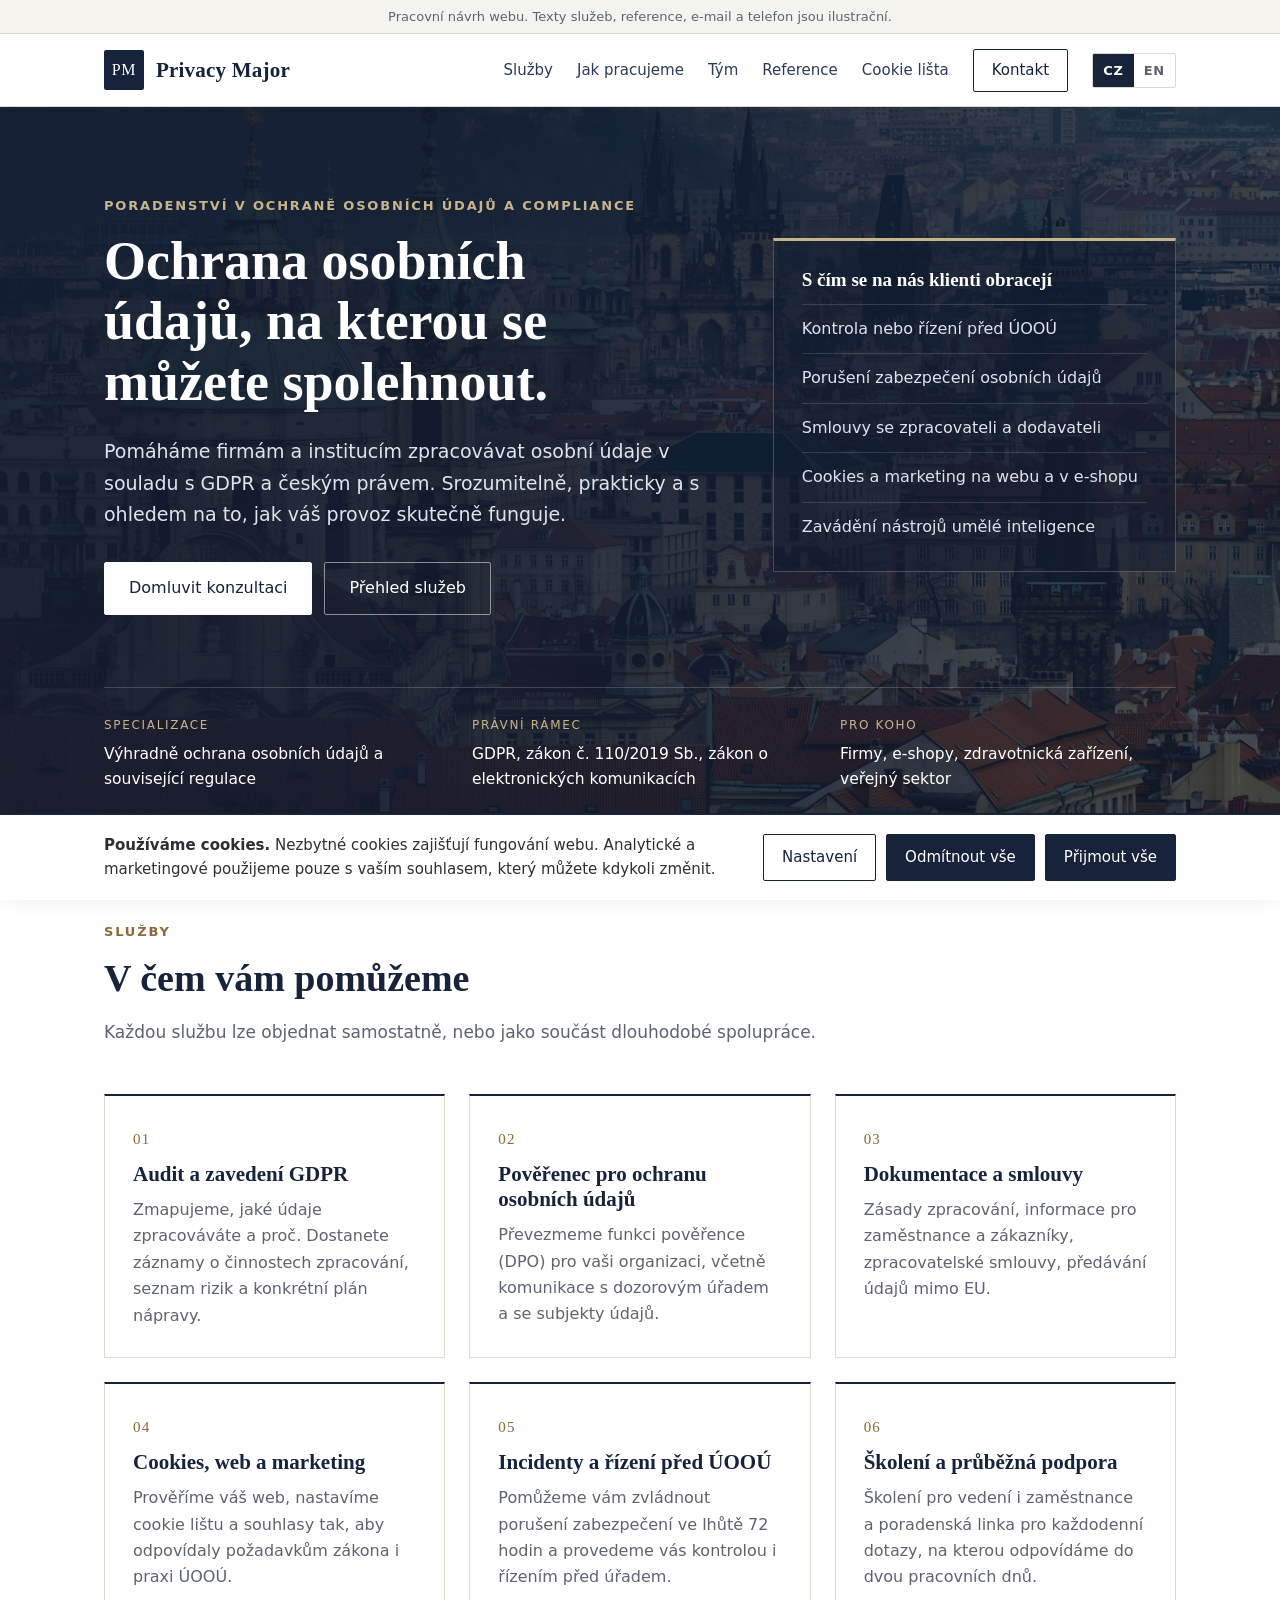
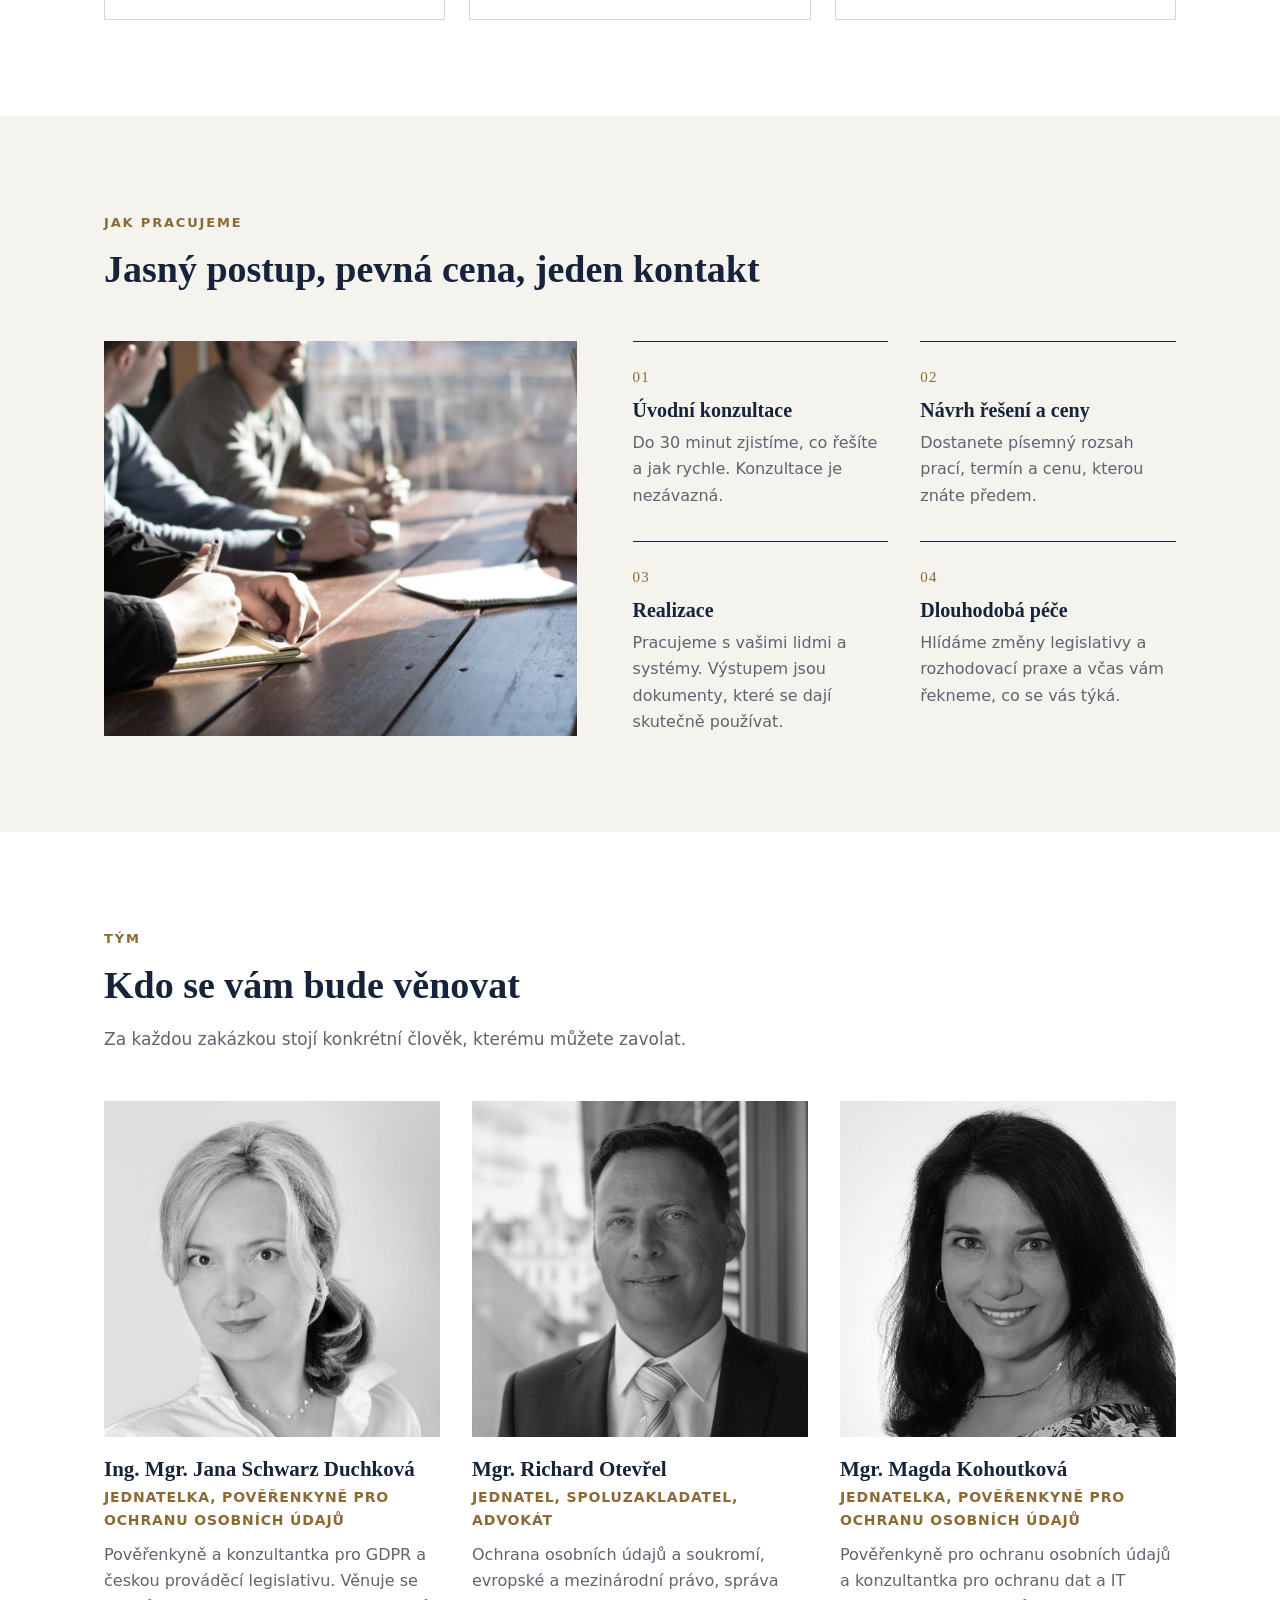
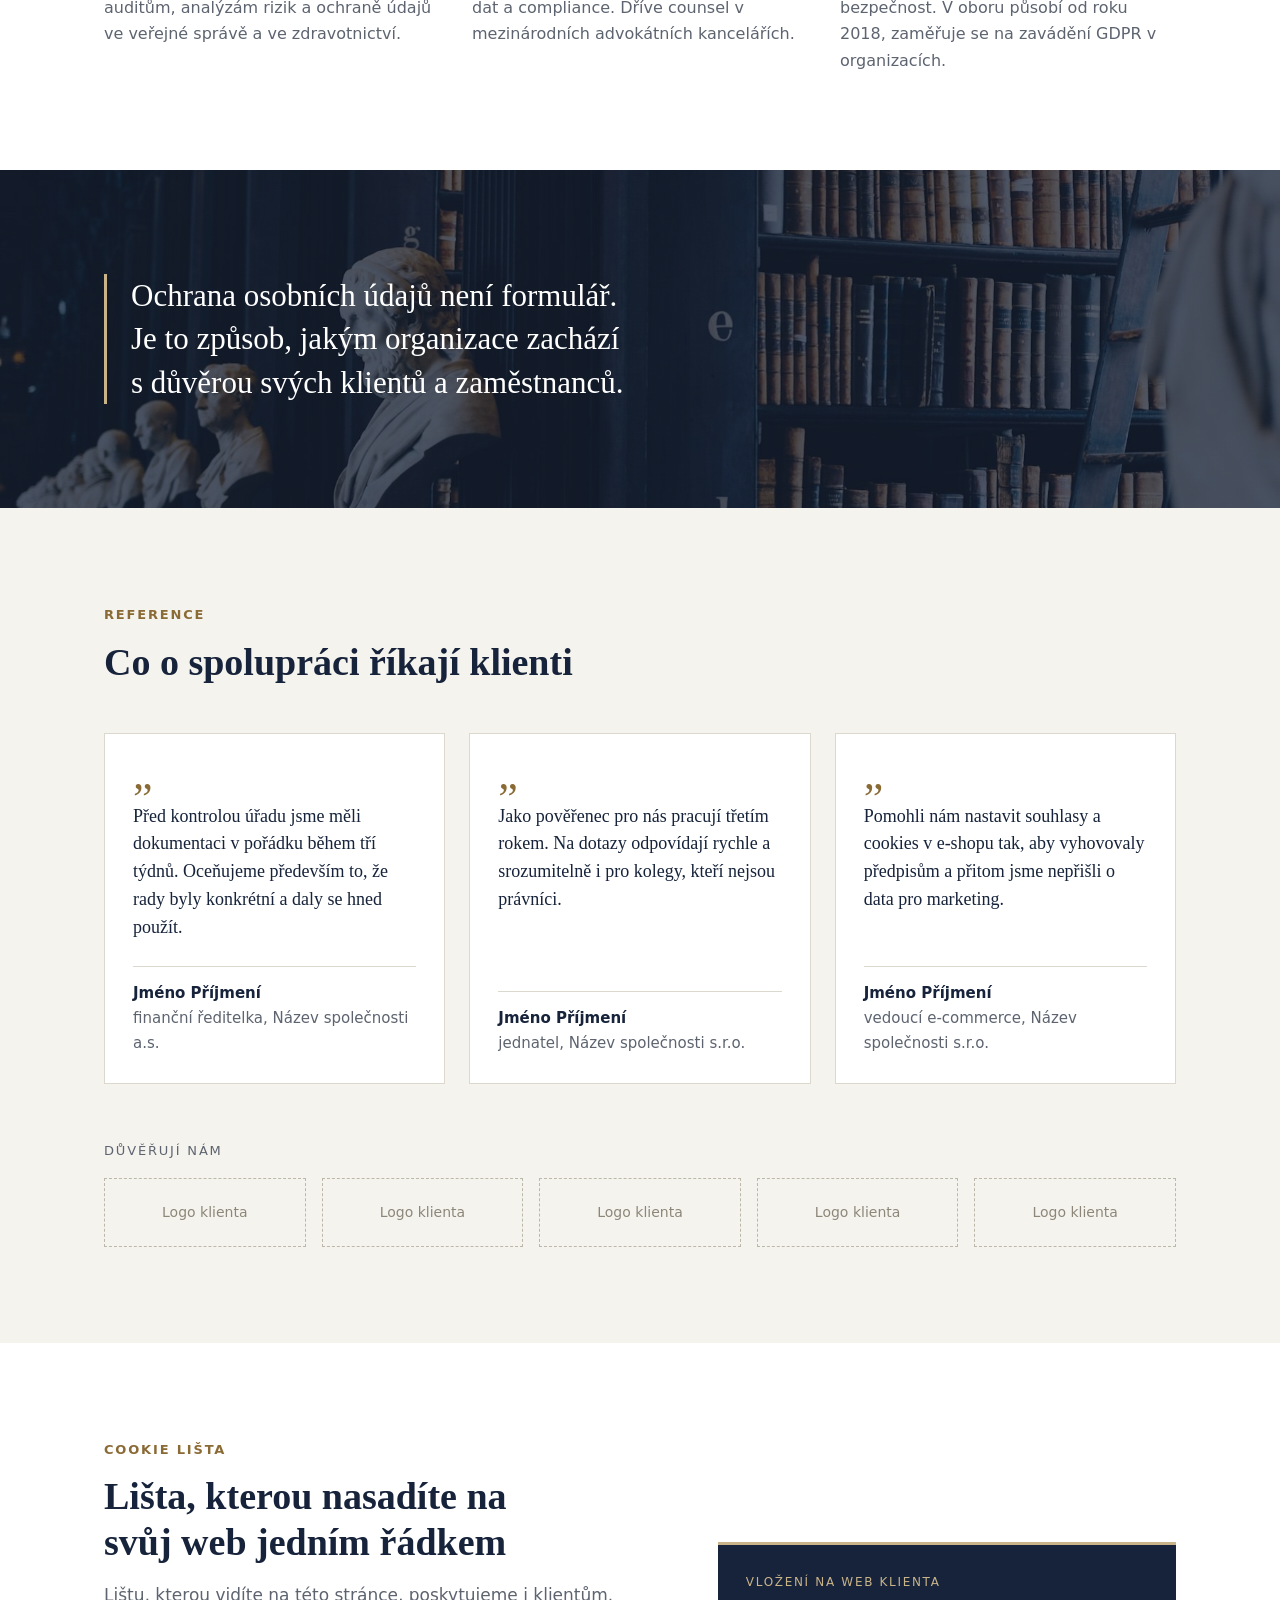
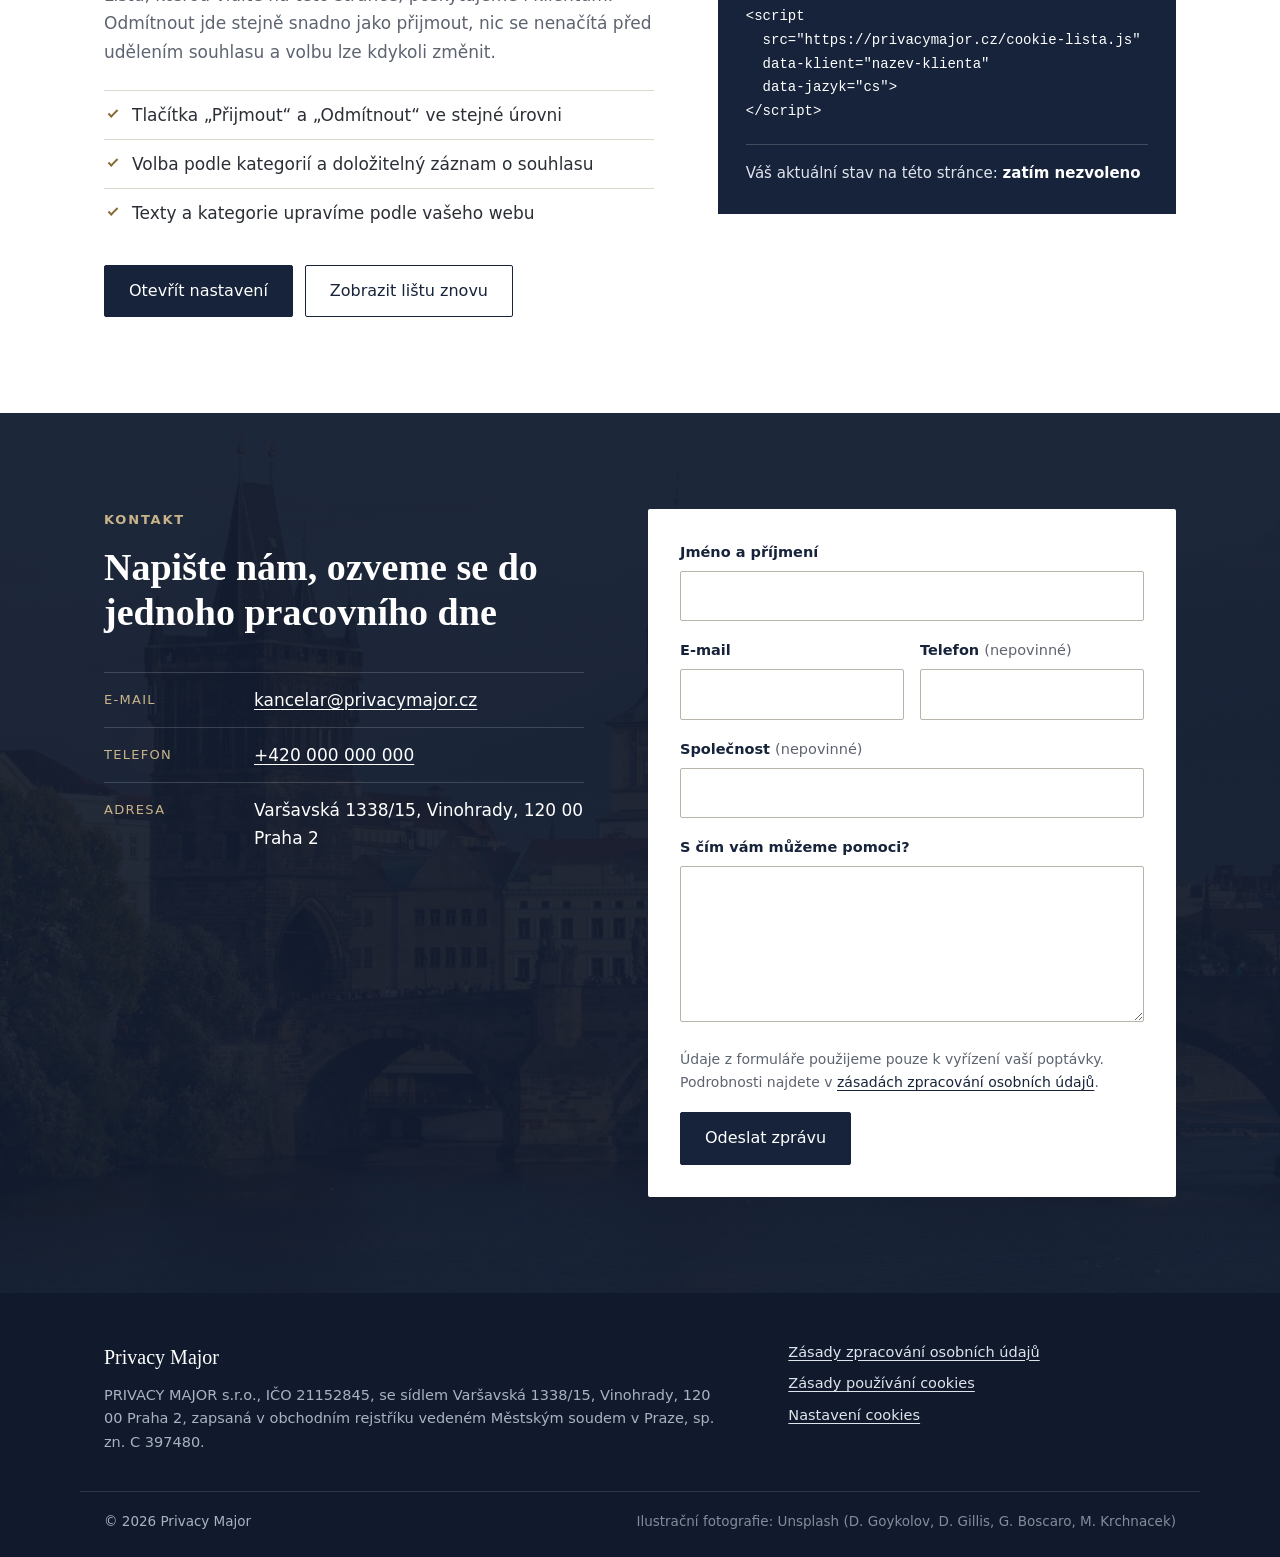
<file: index.html>
<!doctype html>
<html lang="cs">
<head>
  <meta charset="utf-8">
  <meta name="viewport" content="width=device-width, initial-scale=1">
  <title>Privacy Major | Ochrana osobních údajů a GDPR</title>
  <meta name="description" content="Poradenství v ochraně osobních údajů. GDPR, cookies, pověřenec, podpora při kontrolách ÚOOÚ.">
  <meta name="robots" content="noindex, nofollow">
  <link rel="stylesheet" href="styles.css">
</head>
<body>

  <!-- PRUH NÁVRHU: před spuštěním ostrého webu tento blok smazat -->
  <div class="draft-bar" role="note">
    Pracovní návrh webu. Texty služeb, reference, e-mail a telefon jsou ilustrační.
  </div>

  <a class="skip" href="#obsah">Přeskočit na obsah</a>

  <!-- HLAVIČKA -->
  <header class="site-header" id="top">
    <div class="wrap header-inner">
      <a class="brand" href="#top" aria-label="Privacy Major, úvodní stránka">
        <!-- LOGO: zde nahradit souborem loga, např. <img src="img/logo.svg" alt="Privacy Major"> -->
        <span class="brand-mark" aria-hidden="true">PM</span>
        <span class="brand-name">Privacy&nbsp;Major</span>
      </a>
      <button class="nav-toggle" type="button" aria-expanded="false" aria-controls="hlavni-menu">Menu</button>
      <nav id="hlavni-menu" class="nav" aria-label="Hlavní navigace">
        <a href="#sluzby">Služby</a>
        <a href="#pristup">Jak pracujeme</a>
        <a href="#tym">Tým</a>
        <a href="#reference">Reference</a>
        <a href="#cookies">Cookie lišta</a>
        <a class="nav-cta" href="#kontakt">Kontakt</a>
        <!-- PŘEPÍNAČ JAZYKA: anglická verze je v souboru en/index.html -->
        <span class="lang" aria-label="Jazyk"><a href="./" lang="cs" aria-current="true">CZ</a><a href="en/" lang="en">EN</a></span>
      </nav>
    </div>
  </header>

  <main id="obsah">

    <!-- ÚVOD -->
    <section class="hero">
      <div class="wrap hero-inner">
        <div class="hero-text">
          <p class="eyebrow">Poradenství v ochraně osobních údajů a compliance</p>
          <h1>Ochrana osobních údajů, na&nbsp;kterou se můžete spolehnout.</h1>
          <p class="lead">Pomáháme firmám a institucím zpracovávat osobní údaje v souladu s GDPR a českým právem. Srozumitelně, prakticky a s ohledem na to, jak váš provoz skutečně funguje.</p>
          <div class="hero-actions">
            <a class="btn btn-primary" href="#kontakt">Domluvit konzultaci</a>
            <a class="btn btn-ghost" href="#sluzby">Přehled služeb</a>
          </div>
        </div>
        <aside class="hero-panel" aria-label="S čím se na nás klienti obracejí nejčastěji">
          <h2>S čím se na nás klienti obracejí</h2>
          <ul>
            <li>Kontrola nebo řízení před ÚOOÚ</li>
            <li>Porušení zabezpečení osobních údajů</li>
            <li>Smlouvy se zpracovateli a dodavateli</li>
            <li>Cookies a marketing na webu a v e-shopu</li>
            <li>Zavádění nástrojů umělé inteligence</li>
          </ul>
        </aside>
      </div>
      <div class="wrap">
        <dl class="facts">
          <div><dt>Specializace</dt><dd>Výhradně ochrana osobních údajů a související regulace</dd></div>
          <div><dt>Právní rámec</dt><dd>GDPR, zákon č. 110/2019 Sb., zákon o elektronických komunikacích</dd></div>
          <div><dt>Pro koho</dt><dd>Firmy, e-shopy, zdravotnická zařízení, veřejný sektor</dd></div>
        </dl>
      </div>
    </section>

    <!-- SLUŽBY -->
    <section class="section" id="sluzby">
      <div class="wrap">
        <header class="section-head">
          <p class="eyebrow">Služby</p>
          <h2>V čem vám pomůžeme</h2>
          <p>Každou službu lze objednat samostatně, nebo jako součást dlouhodobé spolupráce.</p>
        </header>
        <div class="grid services">
          <article class="card">
            <span class="num">01</span>
            <h3>Audit a zavedení GDPR</h3>
            <p>Zmapujeme, jaké údaje zpracováváte a proč. Dostanete záznamy o činnostech zpracování, seznam rizik a konkrétní plán nápravy.</p>
          </article>
          <article class="card">
            <span class="num">02</span>
            <h3>Pověřenec pro ochranu osobních údajů</h3>
            <p>Převezmeme funkci pověřence (DPO) pro vaši organizaci, včetně komunikace s dozorovým úřadem a se subjekty údajů.</p>
          </article>
          <article class="card">
            <span class="num">03</span>
            <h3>Dokumentace a smlouvy</h3>
            <p>Zásady zpracování, informace pro zaměstnance a zákazníky, zpracovatelské smlouvy, předávání údajů mimo EU.</p>
          </article>
          <article class="card">
            <span class="num">04</span>
            <h3>Cookies, web a marketing</h3>
            <p>Prověříme váš web, nastavíme cookie lištu a souhlasy tak, aby odpovídaly požadavkům zákona i praxi ÚOOÚ.</p>
          </article>
          <article class="card">
            <span class="num">05</span>
            <h3>Incidenty a řízení před ÚOOÚ</h3>
            <p>Pomůžeme vám zvládnout porušení zabezpečení ve lhůtě 72 hodin a provedeme vás kontrolou i řízením před úřadem.</p>
          </article>
          <article class="card">
            <span class="num">06</span>
            <h3>Školení a průběžná podpora</h3>
            <p>Školení pro vedení i zaměstnance a poradenská linka pro každodenní dotazy, na kterou odpovídáme do dvou pracovních dnů.</p>
          </article>
        </div>
      </div>
    </section>

    <!-- JAK PRACUJEME -->
    <section class="section section-tint" id="pristup">
      <div class="wrap">
        <header class="section-head">
          <p class="eyebrow">Jak pracujeme</p>
          <h2>Jasný postup, pevná cena, jeden kontakt</h2>
        </header>
        <div class="approach">
        <img class="approach-img" src="img/jednani.jpg" alt="Jednání nad dokumenty u dřevěného stolu" width="1200" height="800" loading="lazy">
        <ol class="steps">
          <li>
            <h3>Úvodní konzultace</h3>
            <p>Do 30 minut zjistíme, co řešíte a jak rychle. Konzultace je nezávazná.</p>
          </li>
          <li>
            <h3>Návrh řešení a ceny</h3>
            <p>Dostanete písemný rozsah prací, termín a cenu, kterou znáte předem.</p>
          </li>
          <li>
            <h3>Realizace</h3>
            <p>Pracujeme s vašimi lidmi a systémy. Výstupem jsou dokumenty, které se dají skutečně používat.</p>
          </li>
          <li>
            <h3>Dlouhodobá péče</h3>
            <p>Hlídáme změny legislativy a rozhodovací praxe a včas vám řekneme, co se vás týká.</p>
          </li>
        </ol>
        </div>
      </div>
    </section>

    <!-- TÝM -->
    <section class="section" id="tym">
      <div class="wrap">
        <header class="section-head">
          <p class="eyebrow">Tým</p>
          <h2>Kdo se vám bude věnovat</h2>
          <p>Za každou zakázkou stojí konkrétní člověk, kterému můžete zavolat.</p>
        </header>
        <div class="grid team">
          <!-- ČLEN TÝMU: jeden člověk = jeden blok <article>, fotky jsou ve složce img/ -->
          <article class="person">
            <img src="img/jana_duchkova.jpeg" alt="Ing. Mgr. Jana Schwarz Duchková" width="400" height="400" loading="lazy">
            <h3>Ing. Mgr. Jana Schwarz Duchková</h3>
            <p class="role">Jednatelka, pověřenkyně pro ochranu osobních údajů</p>
            <p>Pověřenkyně a konzultantka pro GDPR a českou prováděcí legislativu. Věnuje se auditům, analýzám rizik a ochraně údajů ve veřejné správě a ve zdravotnictví.</p>
          </article>
          <article class="person">
            <img src="img/richard_otevrel.jpeg" alt="Mgr. Richard Otevřel" width="400" height="400" loading="lazy">
            <h3>Mgr. Richard Otevřel</h3>
            <p class="role">Jednatel, spoluzakladatel, advokát</p>
            <p>Ochrana osobních údajů a soukromí, evropské a mezinárodní právo, správa dat a compliance. Dříve counsel v mezinárodních advokátních kancelářích.</p>
          </article>
          <article class="person">
            <img src="img/magda_kohoutkova.jpeg" alt="Mgr. Magda Kohoutková" width="400" height="400" loading="lazy">
            <h3>Mgr. Magda Kohoutková</h3>
            <p class="role">Jednatelka, pověřenkyně pro ochranu osobních údajů</p>
            <p>Pověřenkyně pro ochranu osobních údajů a konzultantka pro ochranu dat a IT bezpečnost. V oboru působí od roku 2018, zaměřuje se na zavádění GDPR v organizacích.</p>
          </article>
        </div>
      </div>
    </section>

    <!-- PRUH S FOTOGRAFIÍ -->
    <section class="band" aria-label="Naše zásada">
      <div class="wrap">
        <p>Ochrana osobních údajů není formulář. Je to způsob, jakým organizace zachází s důvěrou svých klientů a zaměstnanců.</p>
      </div>
    </section>

    <!-- REFERENCE -->
    <section class="section section-tint" id="reference">
      <div class="wrap">
        <header class="section-head">
          <p class="eyebrow">Reference</p>
          <h2>Co o spolupráci říkají klienti</h2>
        </header>
        <div class="grid quotes">
          <!-- REFERENCE: jedna reference = jeden blok <figure> -->
          <figure class="quote">
            <blockquote><p>Před kontrolou úřadu jsme měli dokumentaci v pořádku během tří týdnů. Oceňujeme především to, že rady byly konkrétní a daly se hned použít.</p></blockquote>
            <figcaption><strong>Jméno Příjmení</strong><span>finanční ředitelka, Název společnosti a.s.</span></figcaption>
          </figure>
          <figure class="quote">
            <blockquote><p>Jako pověřenec pro nás pracují třetím rokem. Na dotazy odpovídají rychle a srozumitelně i pro kolegy, kteří nejsou právníci.</p></blockquote>
            <figcaption><strong>Jméno Příjmení</strong><span>jednatel, Název společnosti s.r.o.</span></figcaption>
          </figure>
          <figure class="quote">
            <blockquote><p>Pomohli nám nastavit souhlasy a cookies v e-shopu tak, aby vyhovovaly předpisům a přitom jsme nepřišli o data pro marketing.</p></blockquote>
            <figcaption><strong>Jméno Příjmení</strong><span>vedoucí e-commerce, Název společnosti s.r.o.</span></figcaption>
          </figure>
        </div>
        <p class="logos-label">Důvěřují nám</p>
        <ul class="logos" aria-label="Loga klientů">
          <li>Logo klienta</li><li>Logo klienta</li><li>Logo klienta</li><li>Logo klienta</li><li>Logo klienta</li>
        </ul>
      </div>
    </section>

    <!-- COOKIE LIŠTA -->
    <section class="section" id="cookies">
      <div class="wrap cookie-demo">
        <div>
          <header class="section-head">
            <p class="eyebrow">Cookie lišta</p>
            <h2>Lišta, kterou nasadíte na svůj web jedním řádkem</h2>
            <p>Lištu, kterou vidíte na této stránce, poskytujeme i klientům. Odmítnout jde stejně snadno jako přijmout, nic se nenačítá před udělením souhlasu a volbu lze kdykoli změnit.</p>
          </header>
          <ul class="checks">
            <li>Tlačítka „Přijmout“ a „Odmítnout“ ve stejné úrovni</li>
            <li>Volba podle kategorií a doložitelný záznam o souhlasu</li>
            <li>Texty a kategorie upravíme podle vašeho webu</li>
          </ul>
          <div class="hero-actions">
            <button class="btn btn-primary" type="button" data-cookie-open>Otevřít nastavení</button>
            <button class="btn btn-outline" type="button" data-cookie-reset>Zobrazit lištu znovu</button>
          </div>
        </div>
        <div class="code-card">
          <p class="code-title">Vložení na web klienta</p>
          <pre><code>&lt;script
  src="https://privacymajor.cz/cookie-lista.js"
  data-klient="nazev-klienta"
  data-jazyk="cs"&gt;
&lt;/script&gt;</code></pre>
          <p class="state">Váš aktuální stav na této stránce: <strong data-cookie-state>zatím nezvoleno</strong></p>
        </div>
      </div>
    </section>

    <!-- KONTAKT -->
    <section class="section section-dark" id="kontakt">
      <div class="wrap contact">
        <div class="contact-info">
          <p class="eyebrow">Kontakt</p>
          <h2>Napište nám, ozveme se do jednoho pracovního dne</h2>
          <dl>
            <div><dt>E-mail</dt><dd><a href="mailto:kancelar@privacymajor.cz">kancelar@privacymajor.cz</a></dd></div>
            <div><dt>Telefon</dt><dd><a href="tel:+420000000000">+420 000 000 000</a></dd></div>
            <div><dt>Adresa</dt><dd>Varšavská 1338/15, Vinohrady, 120 00 Praha 2</dd></div>
          </dl>
        </div>
        <form class="form" id="kontaktni-formular" novalidate>
          <div class="field">
            <label for="f-jmeno">Jméno a příjmení</label>
            <input id="f-jmeno" name="jmeno" type="text" autocomplete="name" required>
          </div>
          <div class="field-row">
            <div class="field">
              <label for="f-email">E-mail</label>
              <input id="f-email" name="email" type="email" autocomplete="email" required>
            </div>
            <div class="field">
              <label for="f-telefon">Telefon <span class="opt">(nepovinné)</span></label>
              <input id="f-telefon" name="telefon" type="tel" autocomplete="tel">
            </div>
          </div>
          <div class="field">
            <label for="f-firma">Společnost <span class="opt">(nepovinné)</span></label>
            <input id="f-firma" name="firma" type="text" autocomplete="organization">
          </div>
          <div class="field">
            <label for="f-zprava">S čím vám můžeme pomoci?</label>
            <textarea id="f-zprava" name="zprava" rows="5" required></textarea>
          </div>
          <p class="form-note">Údaje z formuláře použijeme pouze k vyřízení vaší poptávky. Podrobnosti najdete v <a href="#">zásadách zpracování osobních údajů</a>.</p>
          <button class="btn btn-primary" type="submit">Odeslat zprávu</button>
          <p class="form-status" role="status" aria-live="polite"></p>
        </form>
      </div>
    </section>
  </main>

  <!-- PATIČKA -->
  <footer class="site-footer">
    <div class="wrap footer-inner">
      <div>
        <p class="footer-brand">Privacy Major</p>
        <p>PRIVACY MAJOR s.r.o., IČO 21152845, se sídlem Varšavská 1338/15, Vinohrady, 120 00 Praha 2, zapsaná v obchodním rejstříku vedeném Městským soudem v Praze, sp. zn. C 397480.</p>
      </div>
      <nav aria-label="Právní informace">
        <a href="#">Zásady zpracování osobních údajů</a>
        <a href="#">Zásady používání cookies</a>
        <a href="#" data-cookie-open>Nastavení cookies</a>
      </nav>
    </div>
    <div class="wrap footer-bottom">© <span data-year>2026</span> Privacy Major <span class="credits">Ilustrační fotografie: Unsplash (D. Goykolov, D. Gillis, G. Boscaro, M. Krchnacek)</span></div>
  </footer>

  <!-- COOKIE LIŠTA -->
  <div class="cookie-bar" id="cookie-bar" role="region" aria-label="Souhlas s cookies" hidden>
    <div class="cookie-bar-inner">
      <p><strong>Používáme cookies.</strong> Nezbytné cookies zajišťují fungování webu. Analytické a marketingové použijeme pouze s vaším souhlasem, který můžete kdykoli změnit.</p>
      <div class="cookie-actions">
        <button class="btn btn-outline" type="button" data-cookie-settings>Nastavení</button>
        <button class="btn btn-primary" type="button" data-cookie-reject>Odmítnout vše</button>
        <button class="btn btn-primary" type="button" data-cookie-accept>Přijmout vše</button>
      </div>
    </div>
  </div>

  <dialog class="cookie-dialog" id="cookie-dialog" aria-labelledby="cookie-dialog-title">
    <form method="dialog" id="cookie-form">
      <h2 id="cookie-dialog-title">Nastavení cookies</h2>
      <p>Vyberte, které kategorie cookies nám povolíte. Volbu můžete kdykoli změnit odkazem v patičce.</p>
      <label class="toggle">
        <input type="checkbox" checked disabled>
        <span><strong>Nezbytné</strong> Zajišťují základní fungování webu a uložení vaší volby. Nelze vypnout.</span>
      </label>
      <label class="toggle">
        <input type="checkbox" name="analytics">
        <span><strong>Analytické</strong> Pomáhají nám pochopit, jak návštěvníci web používají.</span>
      </label>
      <label class="toggle">
        <input type="checkbox" name="marketing">
        <span><strong>Marketingové</strong> Slouží k měření a cílení reklamy.</span>
      </label>
      <div class="cookie-actions">
        <button class="btn btn-outline" type="button" data-cookie-reject>Odmítnout vše</button>
        <button class="btn btn-outline" type="button" data-cookie-accept>Přijmout vše</button>
        <button class="btn btn-primary" type="submit" value="save">Uložit výběr</button>
      </div>
    </form>
  </dialog>

  <script src="script.js"></script>
</body>
</html>
</file>
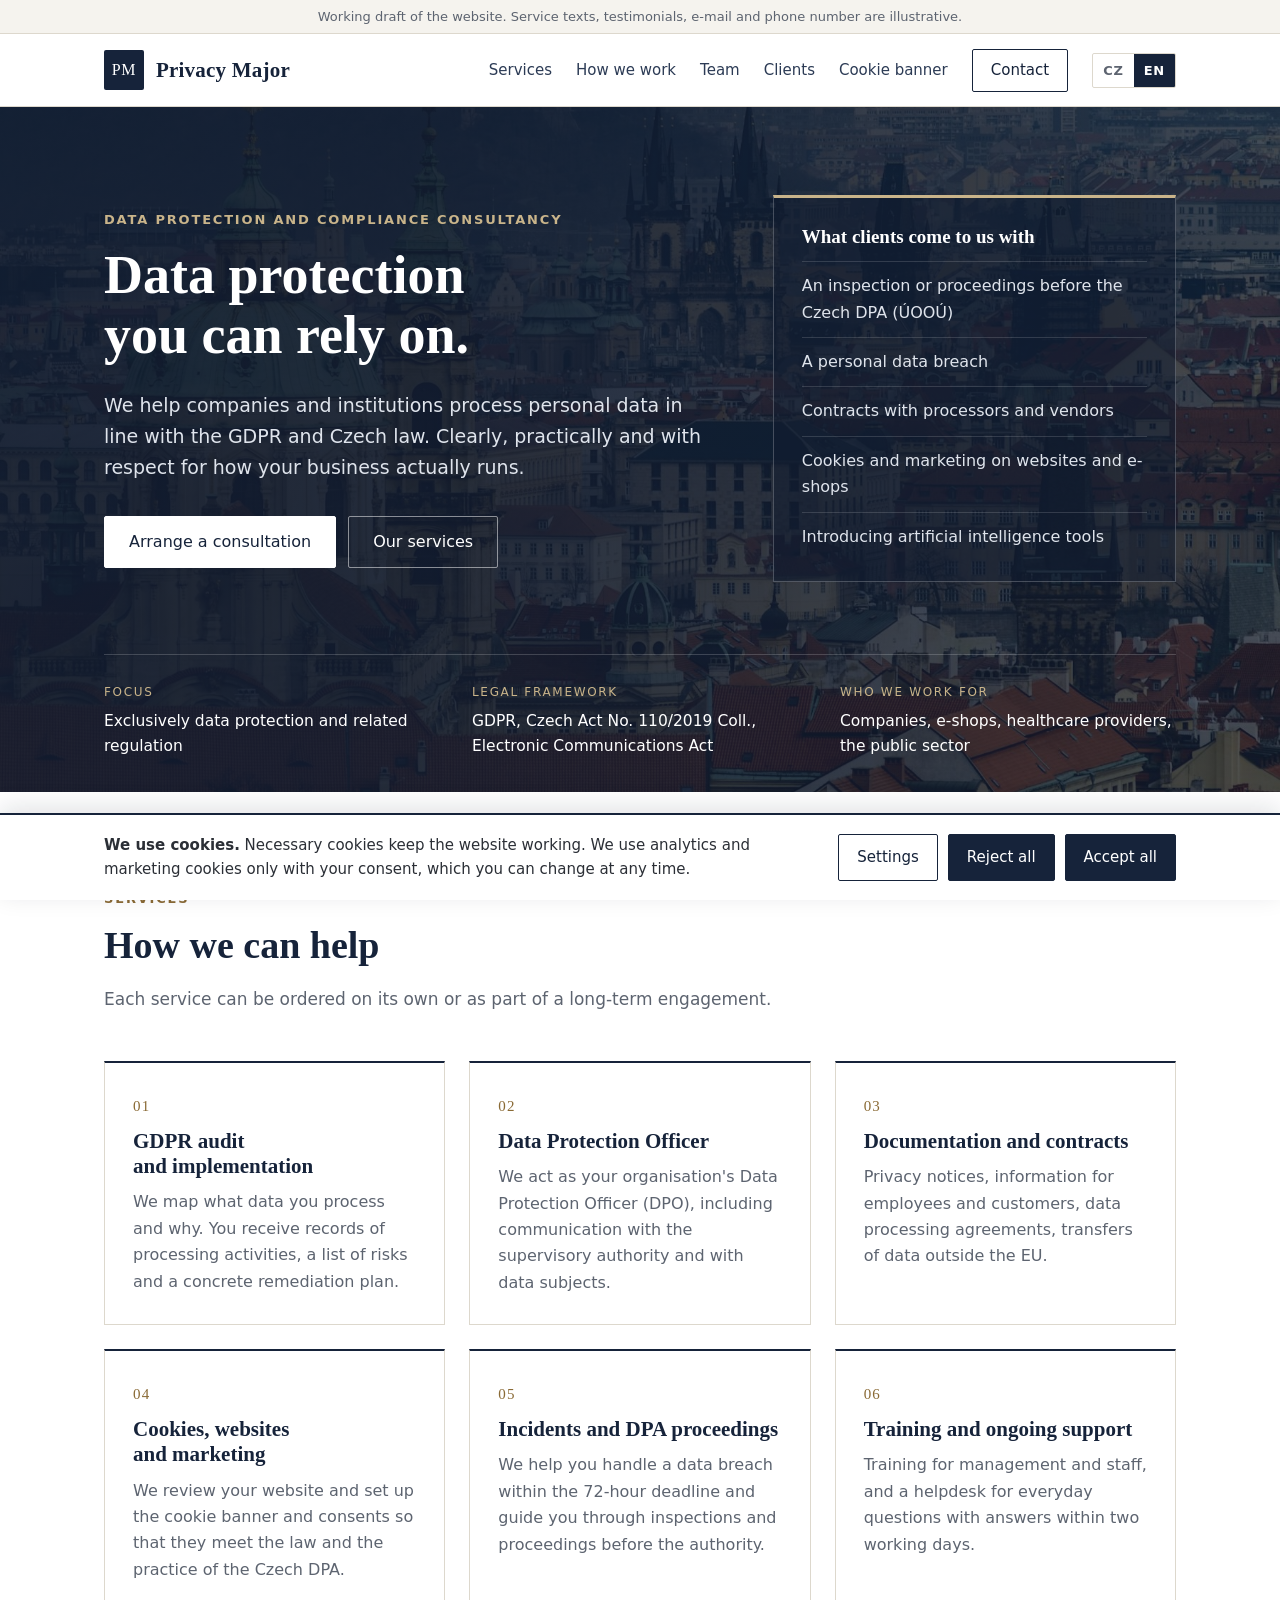
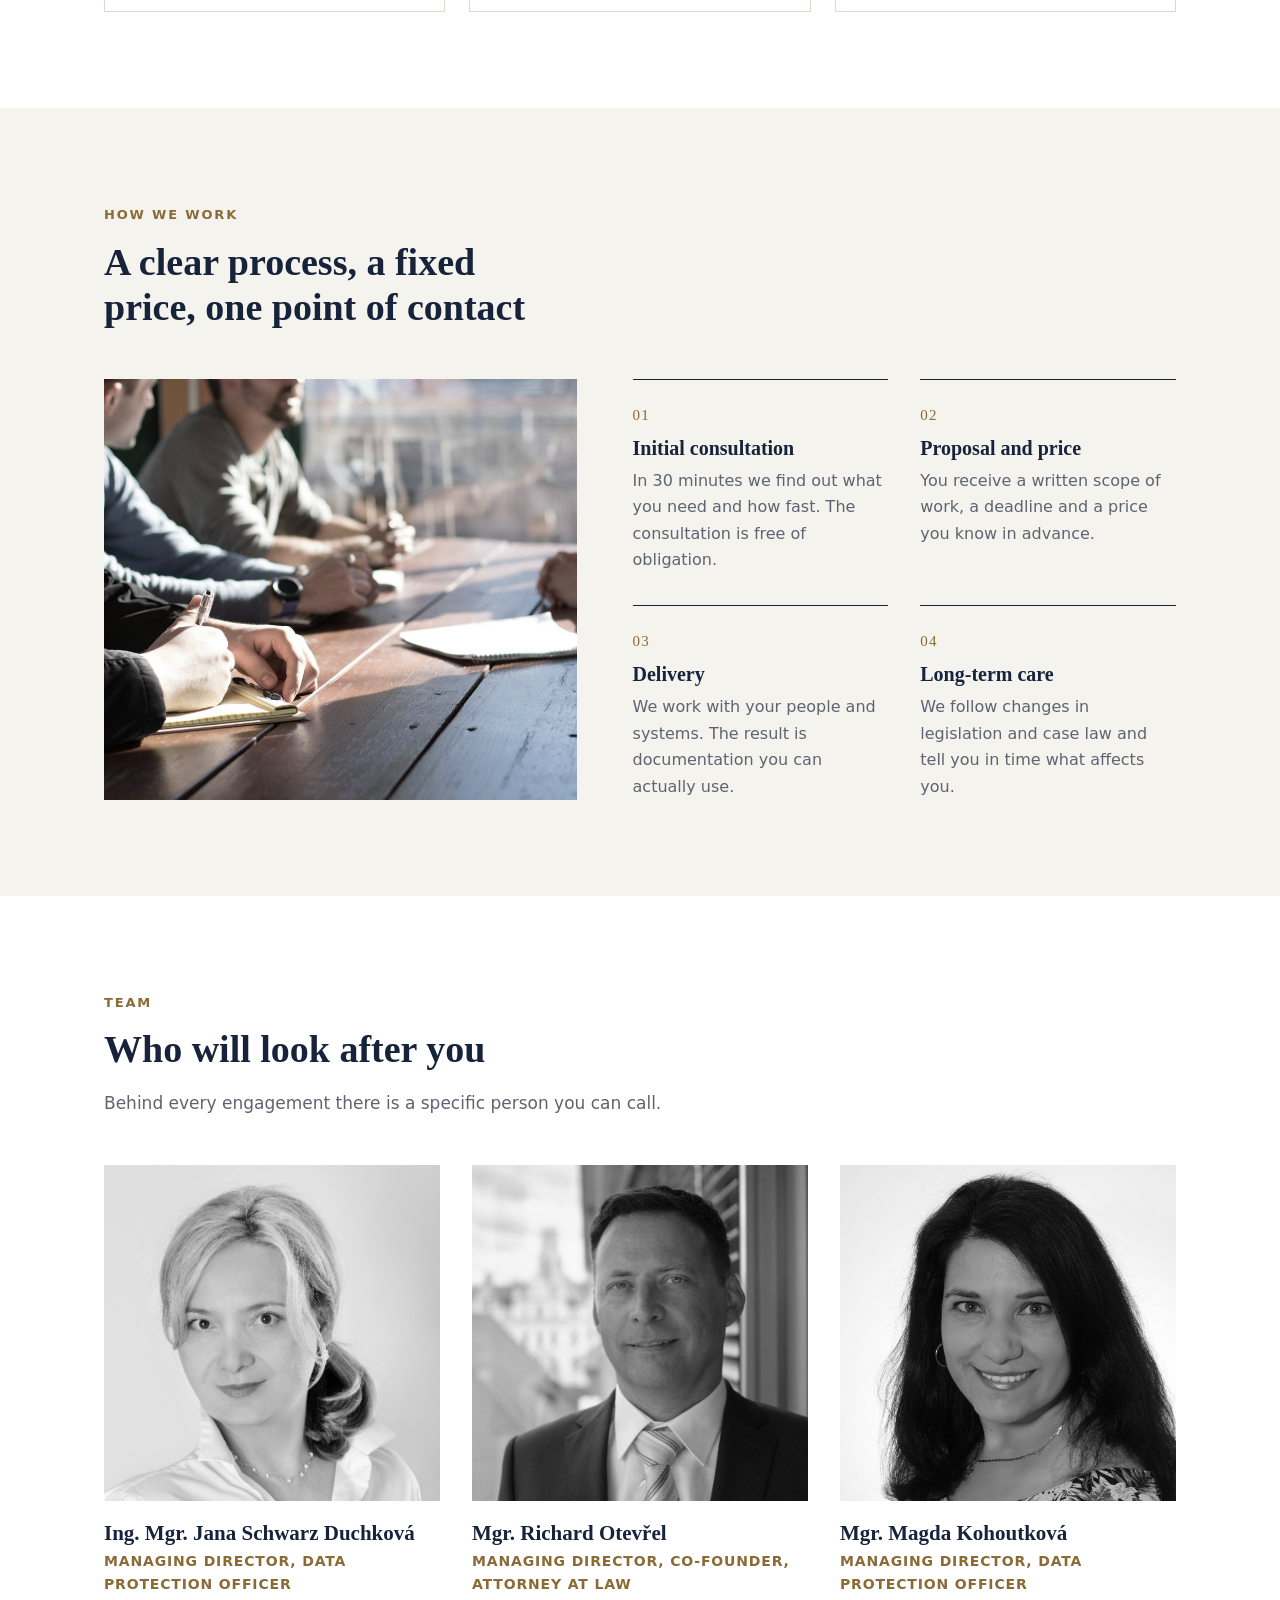
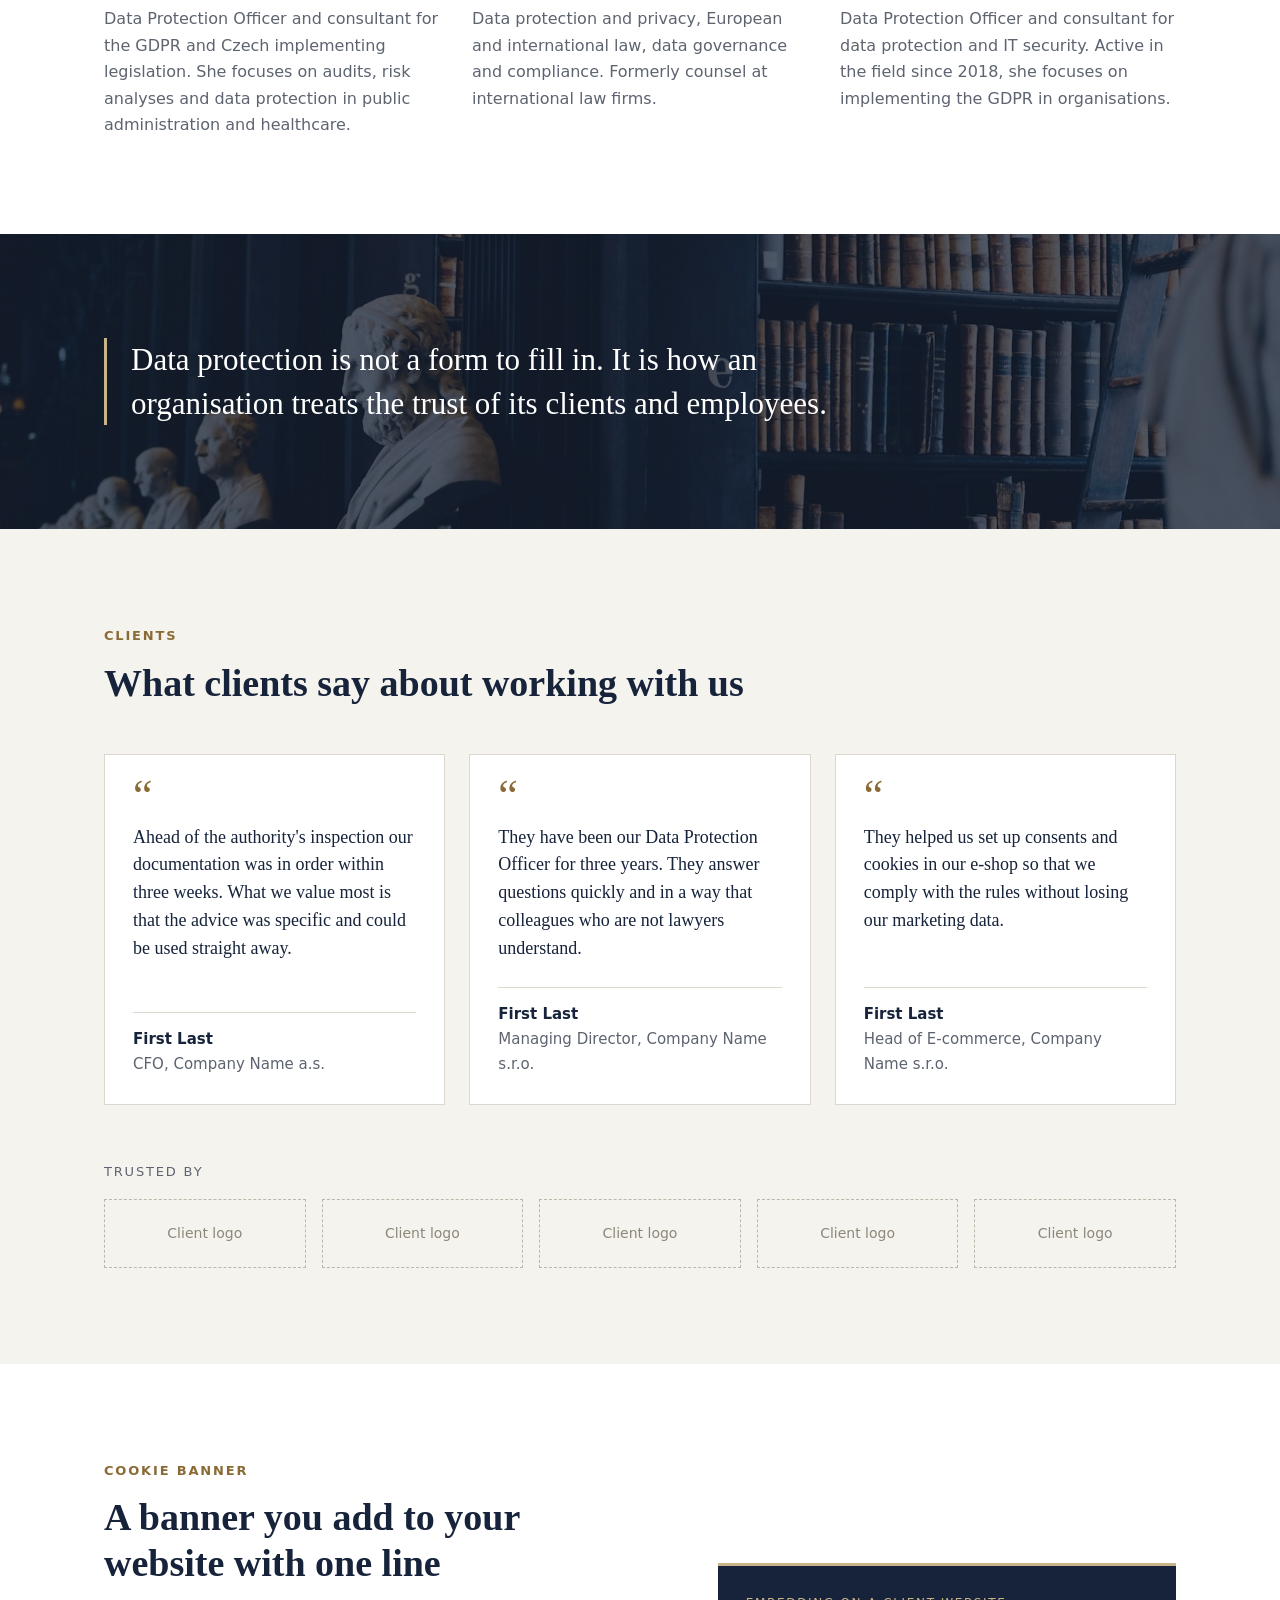
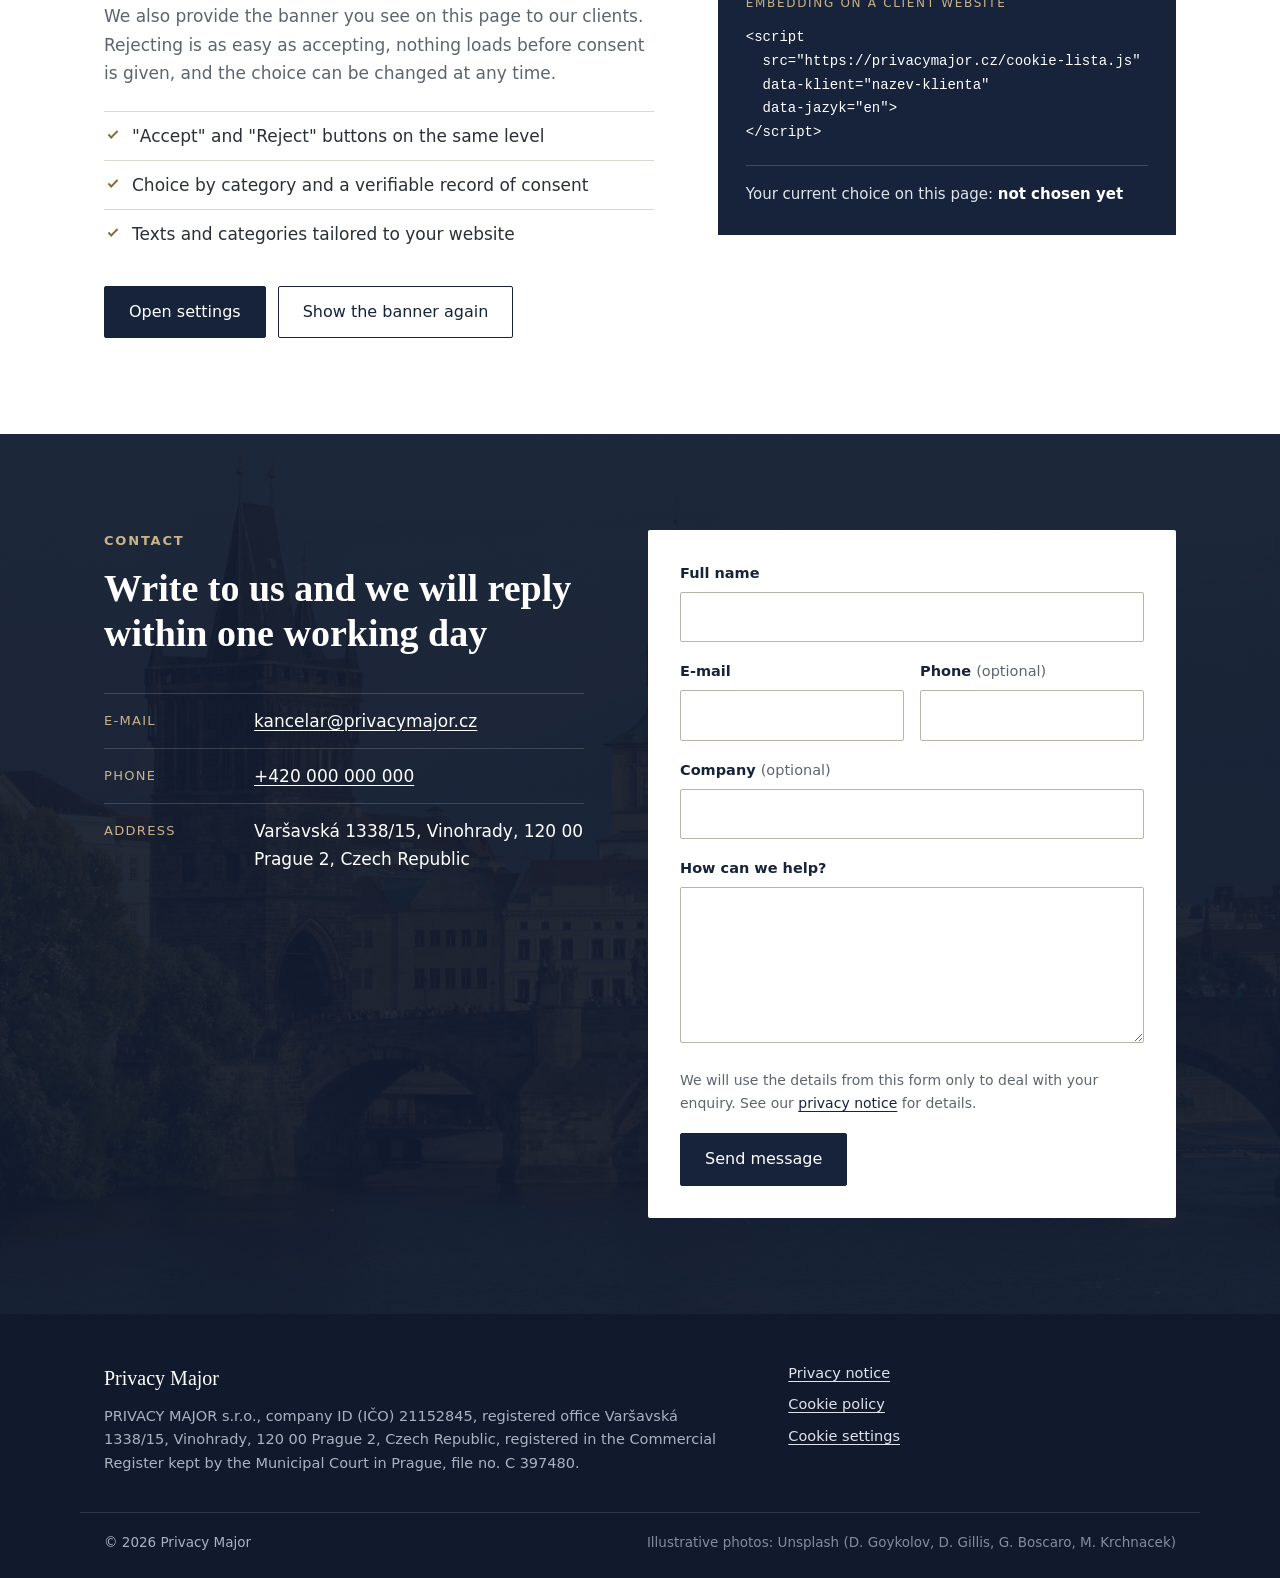
<file: en/index.html>
<!doctype html>
<html lang="en">
<head>
  <meta charset="utf-8">
  <meta name="viewport" content="width=device-width, initial-scale=1">
  <title>Privacy Major | Data protection and GDPR</title>
  <meta name="description" content="Data protection consultancy in Prague. GDPR, cookies, DPO services, support during inspections by the Czech data protection authority.">
  <meta name="robots" content="noindex, nofollow">
  <link rel="stylesheet" href="../styles.css">
</head>
<body>

  <!-- DRAFT BAR: delete this block before the site goes live -->
  <div class="draft-bar" role="note">
    Working draft of the website. Service texts, testimonials, e-mail and phone number are illustrative.
  </div>

  <a class="skip" href="#obsah">Skip to content</a>

  <!-- HEADER -->
  <header class="site-header" id="top">
    <div class="wrap header-inner">
      <a class="brand" href="#top" aria-label="Privacy Major, home">
        <!-- LOGO: replace with the logo file, e.g. <img src="../img/logo.svg" alt="Privacy Major"> -->
        <span class="brand-mark" aria-hidden="true">PM</span>
        <span class="brand-name">Privacy&nbsp;Major</span>
      </a>
      <button class="nav-toggle" type="button" aria-expanded="false" aria-controls="hlavni-menu">Menu</button>
      <nav id="hlavni-menu" class="nav" aria-label="Main navigation">
        <a href="#sluzby">Services</a>
        <a href="#pristup">How we work</a>
        <a href="#tym">Team</a>
        <a href="#reference">Clients</a>
        <a href="#cookies">Cookie banner</a>
        <a class="nav-cta" href="#kontakt">Contact</a>
        <!-- LANGUAGE SWITCH: the Czech version is index.html one folder up -->
        <span class="lang" aria-label="Language"><a href="../" lang="cs">CZ</a><a href="./" lang="en" aria-current="true">EN</a></span>
      </nav>
    </div>
  </header>

  <main id="obsah">

    <!-- INTRO -->
    <section class="hero">
      <div class="wrap hero-inner">
        <div class="hero-text">
          <p class="eyebrow">Data protection and compliance consultancy</p>
          <h1>Data protection you can rely&nbsp;on.</h1>
          <p class="lead">We help companies and institutions process personal data in line with the GDPR and Czech law. Clearly, practically and with respect for how your business actually runs.</p>
          <div class="hero-actions">
            <a class="btn btn-primary" href="#kontakt">Arrange a consultation</a>
            <a class="btn btn-ghost" href="#sluzby">Our services</a>
          </div>
        </div>
        <aside class="hero-panel" aria-label="What clients most often ask us about">
          <h2>What clients come to us with</h2>
          <ul>
            <li>An inspection or proceedings before the Czech DPA (ÚOOÚ)</li>
            <li>A personal data breach</li>
            <li>Contracts with processors and vendors</li>
            <li>Cookies and marketing on websites and e-shops</li>
            <li>Introducing artificial intelligence tools</li>
          </ul>
        </aside>
      </div>
      <div class="wrap">
        <dl class="facts">
          <div><dt>Focus</dt><dd>Exclusively data protection and related regulation</dd></div>
          <div><dt>Legal framework</dt><dd>GDPR, Czech Act No. 110/2019 Coll., Electronic Communications Act</dd></div>
          <div><dt>Who we work for</dt><dd>Companies, e-shops, healthcare providers, the public sector</dd></div>
        </dl>
      </div>
    </section>

    <!-- SERVICES -->
    <section class="section" id="sluzby">
      <div class="wrap">
        <header class="section-head">
          <p class="eyebrow">Services</p>
          <h2>How we can help</h2>
          <p>Each service can be ordered on its own or as part of a long-term engagement.</p>
        </header>
        <div class="grid services">
          <article class="card">
            <span class="num">01</span>
            <h3>GDPR audit and implementation</h3>
            <p>We map what data you process and why. You receive records of processing activities, a list of risks and a concrete remediation plan.</p>
          </article>
          <article class="card">
            <span class="num">02</span>
            <h3>Data Protection Officer</h3>
            <p>We act as your organisation's Data Protection Officer (DPO), including communication with the supervisory authority and with data subjects.</p>
          </article>
          <article class="card">
            <span class="num">03</span>
            <h3>Documentation and contracts</h3>
            <p>Privacy notices, information for employees and customers, data processing agreements, transfers of data outside the EU.</p>
          </article>
          <article class="card">
            <span class="num">04</span>
            <h3>Cookies, websites and marketing</h3>
            <p>We review your website and set up the cookie banner and consents so that they meet the law and the practice of the Czech DPA.</p>
          </article>
          <article class="card">
            <span class="num">05</span>
            <h3>Incidents and DPA proceedings</h3>
            <p>We help you handle a data breach within the 72-hour deadline and guide you through inspections and proceedings before the authority.</p>
          </article>
          <article class="card">
            <span class="num">06</span>
            <h3>Training and ongoing support</h3>
            <p>Training for management and staff, and a helpdesk for everyday questions with answers within two working days.</p>
          </article>
        </div>
      </div>
    </section>

    <!-- HOW WE WORK -->
    <section class="section section-tint" id="pristup">
      <div class="wrap">
        <header class="section-head">
          <p class="eyebrow">How we work</p>
          <h2>A clear process, a fixed price, one point of contact</h2>
        </header>
        <div class="approach">
        <img class="approach-img" src="../img/jednani.jpg" alt="A meeting over documents at a wooden table" width="1200" height="800" loading="lazy">
        <ol class="steps">
          <li>
            <h3>Initial consultation</h3>
            <p>In 30 minutes we find out what you need and how fast. The consultation is free of obligation.</p>
          </li>
          <li>
            <h3>Proposal and price</h3>
            <p>You receive a written scope of work, a deadline and a price you know in advance.</p>
          </li>
          <li>
            <h3>Delivery</h3>
            <p>We work with your people and systems. The result is documentation you can actually use.</p>
          </li>
          <li>
            <h3>Long-term care</h3>
            <p>We follow changes in legislation and case law and tell you in time what affects you.</p>
          </li>
        </ol>
        </div>
      </div>
    </section>

    <!-- TEAM -->
    <section class="section" id="tym">
      <div class="wrap">
        <header class="section-head">
          <p class="eyebrow">Team</p>
          <h2>Who will look after you</h2>
          <p>Behind every engagement there is a specific person you can call.</p>
        </header>
        <div class="grid team">
          <!-- TEAM MEMBER: one person = one <article> block, photos are in the img/ folder -->
          <article class="person">
            <img src="../img/jana_duchkova.jpeg" alt="Ing. Mgr. Jana Schwarz Duchková" width="400" height="400" loading="lazy">
            <h3>Ing. Mgr. Jana Schwarz Duchková</h3>
            <p class="role">Managing Director, Data Protection Officer</p>
            <p>Data Protection Officer and consultant for the GDPR and Czech implementing legislation. She focuses on audits, risk analyses and data protection in public administration and healthcare.</p>
          </article>
          <article class="person">
            <img src="../img/richard_otevrel.jpeg" alt="Mgr. Richard Otevřel" width="400" height="400" loading="lazy">
            <h3>Mgr. Richard Otevřel</h3>
            <p class="role">Managing Director, Co-Founder, Attorney at Law</p>
            <p>Data protection and privacy, European and international law, data governance and compliance. Formerly counsel at international law firms.</p>
          </article>
          <article class="person">
            <img src="../img/magda_kohoutkova.jpeg" alt="Mgr. Magda Kohoutková" width="400" height="400" loading="lazy">
            <h3>Mgr. Magda Kohoutková</h3>
            <p class="role">Managing Director, Data Protection Officer</p>
            <p>Data Protection Officer and consultant for data protection and IT security. Active in the field since 2018, she focuses on implementing the GDPR in organisations.</p>
          </article>
        </div>
      </div>
    </section>

    <!-- PHOTO BAND -->
    <section class="band" aria-label="Our principle">
      <div class="wrap">
        <p>Data protection is not a form to fill in. It is how an organisation treats the trust of its clients and employees.</p>
      </div>
    </section>

    <!-- REFERENCE -->
    <section class="section section-tint" id="reference">
      <div class="wrap">
        <header class="section-head">
          <p class="eyebrow">Clients</p>
          <h2>What clients say about working with us</h2>
        </header>
        <div class="grid quotes">
          <!-- TESTIMONIAL: one testimonial = one <figure> block -->
          <figure class="quote">
            <blockquote><p>Ahead of the authority's inspection our documentation was in order within three weeks. What we value most is that the advice was specific and could be used straight away.</p></blockquote>
            <figcaption><strong>First Last</strong><span>CFO, Company Name a.s.</span></figcaption>
          </figure>
          <figure class="quote">
            <blockquote><p>They have been our Data Protection Officer for three years. They answer questions quickly and in a way that colleagues who are not lawyers understand.</p></blockquote>
            <figcaption><strong>First Last</strong><span>Managing Director, Company Name s.r.o.</span></figcaption>
          </figure>
          <figure class="quote">
            <blockquote><p>They helped us set up consents and cookies in our e-shop so that we comply with the rules without losing our marketing data.</p></blockquote>
            <figcaption><strong>First Last</strong><span>Head of E-commerce, Company Name s.r.o.</span></figcaption>
          </figure>
        </div>
        <p class="logos-label">Trusted by</p>
        <ul class="logos" aria-label="Client logos">
          <li>Client logo</li><li>Client logo</li><li>Client logo</li><li>Client logo</li><li>Client logo</li>
        </ul>
      </div>
    </section>

    <!-- COOKIE BANNER -->
    <section class="section" id="cookies">
      <div class="wrap cookie-demo">
        <div>
          <header class="section-head">
            <p class="eyebrow">Cookie banner</p>
            <h2>A banner you add to your website with one line</h2>
            <p>We also provide the banner you see on this page to our clients. Rejecting is as easy as accepting, nothing loads before consent is given, and the choice can be changed at any time.</p>
          </header>
          <ul class="checks">
            <li>"Accept" and "Reject" buttons on the same level</li>
            <li>Choice by category and a verifiable record of consent</li>
            <li>Texts and categories tailored to your website</li>
          </ul>
          <div class="hero-actions">
            <button class="btn btn-primary" type="button" data-cookie-open>Open settings</button>
            <button class="btn btn-outline" type="button" data-cookie-reset>Show the banner again</button>
          </div>
        </div>
        <div class="code-card">
          <p class="code-title">Embedding on a client website</p>
          <pre><code>&lt;script
  src="https://privacymajor.cz/cookie-lista.js"
  data-klient="nazev-klienta"
  data-jazyk="en"&gt;
&lt;/script&gt;</code></pre>
          <p class="state">Your current choice on this page: <strong data-cookie-state>not chosen yet</strong></p>
        </div>
      </div>
    </section>

    <!-- CONTACT -->
    <section class="section section-dark" id="kontakt">
      <div class="wrap contact">
        <div class="contact-info">
          <p class="eyebrow">Contact</p>
          <h2>Write to us and we will reply within one working day</h2>
          <dl>
            <div><dt>E-mail</dt><dd><a href="mailto:kancelar@privacymajor.cz">kancelar@privacymajor.cz</a></dd></div>
            <div><dt>Phone</dt><dd><a href="tel:+420000000000">+420 000 000 000</a></dd></div>
            <div><dt>Address</dt><dd>Varšavská 1338/15, Vinohrady, 120 00 Prague 2, Czech Republic</dd></div>
          </dl>
        </div>
        <form class="form" id="kontaktni-formular" novalidate>
          <div class="field">
            <label for="f-jmeno">Full name</label>
            <input id="f-jmeno" name="jmeno" type="text" autocomplete="name" required>
          </div>
          <div class="field-row">
            <div class="field">
              <label for="f-email">E-mail</label>
              <input id="f-email" name="email" type="email" autocomplete="email" required>
            </div>
            <div class="field">
              <label for="f-telefon">Phone <span class="opt">(optional)</span></label>
              <input id="f-telefon" name="telefon" type="tel" autocomplete="tel">
            </div>
          </div>
          <div class="field">
            <label for="f-firma">Company <span class="opt">(optional)</span></label>
            <input id="f-firma" name="firma" type="text" autocomplete="organization">
          </div>
          <div class="field">
            <label for="f-zprava">How can we help?</label>
            <textarea id="f-zprava" name="zprava" rows="5" required></textarea>
          </div>
          <p class="form-note">We will use the details from this form only to deal with your enquiry. See our <a href="#">privacy notice</a> for details.</p>
          <button class="btn btn-primary" type="submit">Send message</button>
          <p class="form-status" role="status" aria-live="polite"></p>
        </form>
      </div>
    </section>
  </main>

  <!-- FOOTER -->
  <footer class="site-footer">
    <div class="wrap footer-inner">
      <div>
        <p class="footer-brand">Privacy Major</p>
        <p>PRIVACY MAJOR s.r.o., company ID (IČO) 21152845, registered office Varšavská 1338/15, Vinohrady, 120 00 Prague 2, Czech Republic, registered in the Commercial Register kept by the Municipal Court in Prague, file no. C 397480.</p>
      </div>
      <nav aria-label="Legal information">
        <a href="#">Privacy notice</a>
        <a href="#">Cookie policy</a>
        <a href="#" data-cookie-open>Cookie settings</a>
      </nav>
    </div>
    <div class="wrap footer-bottom">© <span data-year>2026</span> Privacy Major <span class="credits">Illustrative photos: Unsplash (D. Goykolov, D. Gillis, G. Boscaro, M. Krchnacek)</span></div>
  </footer>

  <!-- COOKIE BANNER -->
  <div class="cookie-bar" id="cookie-bar" role="region" aria-label="Cookie consent" hidden>
    <div class="cookie-bar-inner">
      <p><strong>We use cookies.</strong> Necessary cookies keep the website working. We use analytics and marketing cookies only with your consent, which you can change at any time.</p>
      <div class="cookie-actions">
        <button class="btn btn-outline" type="button" data-cookie-settings>Settings</button>
        <button class="btn btn-primary" type="button" data-cookie-reject>Reject all</button>
        <button class="btn btn-primary" type="button" data-cookie-accept>Accept all</button>
      </div>
    </div>
  </div>

  <dialog class="cookie-dialog" id="cookie-dialog" aria-labelledby="cookie-dialog-title">
    <form method="dialog" id="cookie-form">
      <h2 id="cookie-dialog-title">Cookie settings</h2>
      <p>Choose which categories of cookies you allow. You can change your choice at any time using the link in the footer.</p>
      <label class="toggle">
        <input type="checkbox" checked disabled>
        <span><strong>Necessary</strong> Keep the website working and store your choice. Cannot be switched off.</span>
      </label>
      <label class="toggle">
        <input type="checkbox" name="analytics">
        <span><strong>Analytics</strong> Help us understand how visitors use the website.</span>
      </label>
      <label class="toggle">
        <input type="checkbox" name="marketing">
        <span><strong>Marketing</strong> Used to measure and target advertising.</span>
      </label>
      <div class="cookie-actions">
        <button class="btn btn-outline" type="button" data-cookie-reject>Reject all</button>
        <button class="btn btn-outline" type="button" data-cookie-accept>Accept all</button>
        <button class="btn btn-primary" type="submit" value="save">Save selection</button>
      </div>
    </form>
  </dialog>

  <script src="../script.js"></script>
</body>
</html>
</file>
<file: styles.css>
/* Privacy Major: návrh webu. Barvy a písma se mění zde, v bloku :root. */
:root {
  --ink: #16233a;        /* tmavá námořní modř: text, hlavička, tmavé sekce */
  --ink-soft: #2c3b55;
  --text: #2b2f36;
  --muted: #5d6470;
  --paper: #ffffff;
  --tint: #f5f3ee;       /* teplá světlá plocha */
  --line: #ddd8cd;
  --accent: #8a6a35;     /* tlumená mosaz: linky a drobné akcenty */
  --accent-light: #c9b48a;
  --serif: "Iowan Old Style", "Palatino Linotype", Palatino, "Book Antiqua", Georgia, serif;
  --sans: system-ui, -apple-system, "Segoe UI", Roboto, "Helvetica Neue", Arial, sans-serif;
  --mono: ui-monospace, SFMono-Regular, Menlo, Consolas, monospace;
  --radius: 2px;
}

*, *::before, *::after { box-sizing: border-box; }
html { scroll-behavior: smooth; scroll-padding-top: 84px; }
@media (prefers-reduced-motion: reduce) { html { scroll-behavior: auto; } }
body {
  margin: 0;
  font-family: var(--sans);
  font-size: 17px;
  line-height: 1.65;
  color: var(--text);
  background: var(--paper);
  -webkit-font-smoothing: antialiased;
}
h1, h2, h3 { font-family: var(--serif); color: var(--ink); font-weight: 600; line-height: 1.2; margin: 0; text-wrap: balance; }
p { margin: 0; }
a { color: var(--ink); text-underline-offset: 3px; }
a:hover { color: var(--accent); }
:focus-visible { outline: 2px solid var(--accent); outline-offset: 3px; }

.wrap { max-width: 1120px; margin: 0 auto; padding: 0 24px; }
.skip { position: absolute; left: -9999px; }
.skip:focus { left: 16px; top: 16px; background: #fff; padding: 8px 12px; z-index: 100; }

.draft-bar {
  background: var(--tint);
  border-bottom: 1px solid var(--line);
  color: var(--muted);
  font-size: 13px;
  text-align: center;
  padding: 6px 16px;
}

/* Hlavička */
.site-header {
  position: sticky; top: 0; z-index: 20;
  background: rgba(255, 255, 255, .97);
  border-bottom: 1px solid var(--line);
}
.header-inner { display: flex; align-items: center; justify-content: space-between; gap: 24px; min-height: 72px; }
.brand { display: inline-flex; align-items: center; gap: 12px; text-decoration: none; color: var(--ink); }
.brand-mark {
  display: grid; place-items: center;
  width: 40px; height: 40px;
  background: var(--ink); color: #fff;
  font-family: var(--serif); font-size: 16px; letter-spacing: .04em;
  border-radius: var(--radius);
}
.brand-name { font-family: var(--serif); font-size: 21px; font-weight: 600; letter-spacing: .01em; }
.nav { display: flex; align-items: center; gap: 24px; }
.nav a { text-decoration: none; font-size: 15px; color: var(--ink-soft); padding: 6px 0; border-bottom: 1px solid transparent; }
.nav a:hover { color: var(--ink); border-bottom-color: var(--accent); }
.nav .nav-cta { border: 1px solid var(--ink); padding: 8px 18px; border-radius: var(--radius); color: var(--ink); }
.nav .nav-cta:hover { background: var(--ink); color: #fff; border-color: var(--ink); }
.lang { display: inline-flex; border: 1px solid var(--line); border-radius: var(--radius); overflow: hidden; }
.nav .lang a { padding: 6px 10px; font-size: 13px; font-weight: 600; letter-spacing: .06em; border-bottom: 0; color: var(--muted); }
.nav .lang a[aria-current] { background: var(--ink); color: #fff; }
.nav .lang a:hover { border-bottom: 0; }
.credits { float: right; opacity: .75; }
.nav-toggle { display: none; font: inherit; font-size: 15px; background: none; border: 1px solid var(--line); padding: 8px 14px; border-radius: var(--radius); color: var(--ink); cursor: pointer; }

/* Tlačítka */
.btn {
  display: inline-block;
  font: inherit; font-size: 16px; font-weight: 500;
  padding: 12px 24px;
  border-radius: var(--radius);
  border: 1px solid var(--ink);
  text-decoration: none; cursor: pointer;
  transition: background-color .15s, color .15s;
}
.btn-primary { background: var(--ink); color: #fff; }
.btn-primary:hover { background: var(--ink-soft); color: #fff; }
.btn-outline { background: #fff; color: var(--ink); }
.btn-outline:hover { background: var(--tint); color: var(--ink); }
.btn-ghost { background: transparent; color: #fff; border-color: rgba(255, 255, 255, .5); }
.btn-ghost:hover { background: rgba(255, 255, 255, .1); color: #fff; }

.eyebrow {
  font-size: 13px; letter-spacing: .14em; text-transform: uppercase;
  color: var(--accent); font-weight: 600; margin-bottom: 14px;
}

/* Úvod */
.hero { background: linear-gradient(100deg, rgba(18, 28, 48, .93) 30%, rgba(18, 28, 48, .74)), url(img/praha-panorama.jpg) center 35% / cover no-repeat var(--ink); color: #dfe4ec; padding: 88px 0 0; }
.hero .eyebrow { color: var(--accent-light); }
.hero-inner { display: grid; grid-template-columns: 1.5fr 1fr; gap: 64px; align-items: center; }
.hero h1 { color: #fff; font-size: clamp(34px, 4.6vw, 54px); line-height: 1.12; }
.lead { font-size: 19px; margin-top: 24px; max-width: 56ch; }
.hero-actions { display: flex; flex-wrap: wrap; gap: 12px; margin-top: 32px; }
.hero .btn-primary { background: #fff; color: var(--ink); border-color: #fff; }
.hero .btn-primary:hover { background: var(--tint); }
.hero-panel { background: rgba(18, 28, 48, .55); border: 1px solid rgba(255, 255, 255, .22); border-top: 3px solid var(--accent-light); padding: 28px 28px 20px; }
.hero-panel h2 { color: #fff; font-size: 19px; margin-bottom: 12px; }
.hero-panel ul { list-style: none; margin: 0; padding: 0; }
.hero-panel li { padding: 11px 0; border-top: 1px solid rgba(255, 255, 255, .14); font-size: 16px; }
.facts { display: grid; grid-template-columns: repeat(3, 1fr); gap: 32px; margin: 72px 0 0; padding: 28px 0 32px; border-top: 1px solid rgba(255, 255, 255, .18); }
.facts dt { font-size: 12px; letter-spacing: .14em; text-transform: uppercase; color: var(--accent-light); margin-bottom: 6px; }
.facts dd { margin: 0; font-size: 15.5px; color: #fff; }

/* Sekce */
.section { padding: 96px 0; }
.section-tint { background: var(--tint); }
.section-head { max-width: 720px; margin-bottom: 48px; }
.section-head h2 { font-size: clamp(28px, 3.2vw, 38px); }
.section-head h2 + p { margin-top: 16px; color: var(--muted); }
.grid { display: grid; gap: 24px; }

/* Služby */
.services { grid-template-columns: repeat(3, 1fr); }
.card { border: 1px solid var(--line); border-top: 2px solid var(--ink); padding: 28px; background: #fff; }
.card .num { font-family: var(--serif); color: var(--accent); font-size: 15px; letter-spacing: .08em; font-variant-numeric: tabular-nums; }
.card h3 { font-size: 21px; margin: 10px 0 10px; }
.card p { color: var(--muted); font-size: 16px; }

/* Postup */
.approach { display: grid; grid-template-columns: 1fr 1.15fr; gap: 56px; align-items: center; }
.approach-img { width: 100%; height: 100%; min-height: 320px; max-height: 460px; object-fit: cover; display: block; filter: grayscale(.35); }
.steps { list-style: none; counter-reset: step; margin: 0; padding: 0; display: grid; grid-template-columns: repeat(2, 1fr); gap: 32px; }
.steps li { counter-increment: step; border-top: 1px solid var(--ink); padding-top: 20px; }
.steps li::before { content: counter(step, decimal-leading-zero); font-family: var(--serif); color: var(--accent); font-size: 15px; letter-spacing: .08em; }
.steps h3 { font-size: 20px; margin: 8px 0; }
.steps p { color: var(--muted); font-size: 16px; }

/* Tým */
.team { grid-template-columns: repeat(3, 1fr); gap: 32px; }
.portrait { aspect-ratio: 4 / 5; background: #e6e2d9; display: grid; place-items: center; overflow: hidden; margin-bottom: 20px; }
.portrait span { font-family: var(--serif); font-size: 56px; letter-spacing: .06em; color: #a9a293; }
.person img { width: 100%; height: auto; aspect-ratio: 1 / 1; object-fit: cover; margin-bottom: 20px; display: block; filter: grayscale(1); background: #e6e2d9; }
.person h3 { font-size: 21px; }
.person .role { color: var(--accent); font-size: 14px; letter-spacing: .06em; text-transform: uppercase; font-weight: 600; margin: 4px 0 10px; }
.person p { color: var(--muted); font-size: 16px; }
.person a { display: inline-block; margin-top: 10px; font-size: 15px; overflow-wrap: anywhere; }

/* Pruh s fotografií */
.band { background: linear-gradient(rgba(18, 28, 48, .72), rgba(18, 28, 48, .72)), url(img/knihovna.jpg) center 40% / cover no-repeat var(--ink); padding: 104px 0; }
.band p { font-family: var(--serif); color: #fff; font-size: clamp(22px, 2.6vw, 31px); line-height: 1.4; max-width: 24em; border-left: 3px solid var(--accent-light); padding-left: 24px; text-wrap: balance; }

/* Reference */
.quotes { grid-template-columns: repeat(3, 1fr); }
.quote { margin: 0; background: #fff; border: 1px solid var(--line); padding: 28px; display: flex; flex-direction: column; justify-content: space-between; gap: 24px; }
.quote blockquote { margin: 0; font-family: var(--serif); font-size: 18px; line-height: 1.55; color: var(--ink); }
.quote blockquote::before { content: "„"; display: block; font-size: 44px; line-height: .6; color: var(--accent); margin-bottom: 14px; }
.quote figcaption { border-top: 1px solid var(--line); padding-top: 14px; font-size: 15px; }
.quote figcaption strong { display: block; color: var(--ink); }
.quote figcaption span { color: var(--muted); }
.logos-label { margin-top: 56px; font-size: 13px; letter-spacing: .14em; text-transform: uppercase; color: var(--muted); }
.logos { list-style: none; margin: 16px 0 0; padding: 0; display: grid; grid-template-columns: repeat(5, 1fr); gap: 16px; }
.logos li { border: 1px dashed #bdb7a9; color: #8d8779; font-size: 14px; text-align: center; padding: 22px 8px; }

/* Cookie ukázka */
.cookie-demo { display: grid; grid-template-columns: 1.2fr 1fr; gap: 64px; align-items: center; }
.cookie-demo .section-head { margin-bottom: 24px; }
.checks { list-style: none; margin: 0; padding: 0; }
.checks li { padding: 10px 0 10px 28px; border-top: 1px solid var(--line); position: relative; }
.checks li::before { content: ""; position: absolute; left: 4px; top: 19px; width: 10px; height: 5px; border-left: 2px solid var(--accent); border-bottom: 2px solid var(--accent); transform: rotate(-45deg); }
.cookie-demo .hero-actions { margin-top: 28px; }
.code-card { background: var(--ink); color: #dfe4ec; padding: 28px; border-top: 3px solid var(--accent-light); min-width: 0; }
.code-title { font-size: 12px; letter-spacing: .14em; text-transform: uppercase; color: var(--accent-light); margin-bottom: 12px; }
.code-card pre { margin: 0; overflow-x: auto; font-family: var(--mono); font-size: 14px; line-height: 1.7; color: #fff; }
.state { margin-top: 20px; padding-top: 16px; border-top: 1px solid rgba(255, 255, 255, .18); font-size: 15px; }
.state strong { color: #fff; }

/* Kontakt */
.section-dark { background: linear-gradient(rgba(18, 28, 48, .93), rgba(18, 28, 48, .93)), url(img/karluv-most.jpg) center / cover no-repeat var(--ink); color: #dfe4ec; }
.section-dark .eyebrow { color: var(--accent-light); }
.section-dark h2 { color: #fff; font-size: clamp(28px, 3.2vw, 38px); }
.contact { display: grid; grid-template-columns: 1fr 1.1fr; gap: 64px; align-items: start; }
.contact-info dl { margin: 36px 0 0; }
.contact-info dl div { display: grid; grid-template-columns: 150px 1fr; padding: 13px 0; border-top: 1px solid rgba(255, 255, 255, .16); }
.contact-info dt { font-size: 13px; letter-spacing: .1em; text-transform: uppercase; color: var(--accent-light); padding-top: 3px; }
.contact-info dd { margin: 0; color: #fff; }
.contact-info a { color: #fff; }
.form { background: #fff; color: var(--text); padding: 32px; border-radius: var(--radius); }
.field { margin-bottom: 18px; min-width: 0; }
.field-row { display: grid; grid-template-columns: 1fr 1fr; gap: 16px; }
.field label { display: block; font-size: 14.5px; font-weight: 600; color: var(--ink); margin-bottom: 6px; }
.opt { font-weight: 400; color: var(--muted); }
.field input, .field textarea {
  width: 100%; font: inherit; font-size: 16px; color: var(--text);
  padding: 11px 12px; border: 1px solid #b9b4a8; border-radius: var(--radius); background: #fff;
}
.field textarea { resize: vertical; }
.field input:focus, .field textarea:focus { outline: 2px solid var(--ink); outline-offset: 0; border-color: var(--ink); }
.field .invalid { border-color: #a12a2a; }
.form-note { font-size: 14px; color: var(--muted); margin-bottom: 18px; }
.form-status { font-size: 15px; margin-top: 14px; }
.form-status:empty { display: none; }
.form-status.ok { color: #1e5b3a; }
.form-status.err { color: #a12a2a; }

/* Patička */
.site-footer { background: #101a2c; color: #aab2c0; font-size: 14.5px; padding: 48px 0 24px; }
.footer-inner { display: grid; grid-template-columns: 1.6fr 1fr; gap: 64px; }
.footer-inner p + p { margin-top: 10px; }
.footer-brand { font-family: var(--serif); font-size: 20px; color: #fff; margin-bottom: 10px; }
.site-footer nav { display: flex; flex-direction: column; gap: 8px; align-items: flex-start; }
.site-footer a { color: #dfe4ec; }
.site-footer a:hover { color: #fff; }
.footer-bottom { margin-top: 36px; padding-top: 18px; border-top: 1px solid rgba(255, 255, 255, .12); font-size: 13.5px; }

/* Cookie lišta */
.cookie-bar { position: fixed; left: 0; right: 0; bottom: 0; z-index: 50; background: #fff; border-top: 2px solid var(--ink); box-shadow: 0 -6px 24px rgba(16, 26, 44, .12); }
.cookie-bar[hidden] { display: none; }
.cookie-bar-inner { max-width: 1120px; margin: 0 auto; padding: 18px 24px; display: flex; align-items: center; gap: 32px; }
.cookie-bar p { font-size: 15px; flex: 1; }
.cookie-actions { display: flex; flex-wrap: wrap; gap: 10px; }
.cookie-actions .btn { padding: 10px 18px; font-size: 15px; }
.cookie-dialog { border: 1px solid var(--line); border-top: 3px solid var(--ink); border-radius: var(--radius); padding: 32px; max-width: 560px; width: calc(100% - 32px); color: var(--text); }
.cookie-dialog::backdrop { background: rgba(16, 26, 44, .55); }
.cookie-dialog h2 { font-size: 26px; margin-bottom: 10px; }
.cookie-dialog p { color: var(--muted); font-size: 15.5px; margin-bottom: 12px; }
.toggle { display: flex; gap: 14px; align-items: flex-start; padding: 14px 0; border-top: 1px solid var(--line); font-size: 15px; color: var(--muted); cursor: pointer; }
.toggle input { width: 20px; height: 20px; margin-top: 3px; accent-color: var(--ink); flex: none; }
.toggle strong { display: block; color: var(--ink); }
.cookie-dialog .cookie-actions { margin-top: 20px; justify-content: flex-end; }

/* Menší obrazovky */
@media (max-width: 960px) {
  .hero-inner, .cookie-demo, .contact, .footer-inner, .approach { grid-template-columns: 1fr; gap: 40px; }
  .approach-img { max-height: 300px; min-height: 0; }
  .nav { gap: 16px; }
  .services, .quotes { grid-template-columns: 1fr 1fr; }
  .steps { grid-template-columns: 1fr 1fr; }
  .logos { grid-template-columns: repeat(3, 1fr); }
  .cookie-bar-inner { flex-direction: column; align-items: stretch; gap: 14px; }
}
@media (max-width: 760px) {
  body { font-size: 16px; }
  .wrap { padding: 0 16px; }
  .section { padding: 64px 0; }
  .hero { padding-top: 56px; }
  .nav-toggle { display: block; }
  .nav { display: none; position: absolute; left: 0; right: 0; top: 100%; background: #fff; border-bottom: 1px solid var(--line); flex-direction: column; align-items: stretch; gap: 0; padding: 8px 16px 16px; }
  .nav.open { display: flex; }
  .nav a { padding: 12px 0; border-bottom: 1px solid var(--line); }
  .nav .nav-cta { margin-top: 12px; text-align: center; }
  .nav .lang { align-self: flex-start; margin-top: 14px; }
  .nav .lang a { padding: 8px 14px; border-bottom: 0; }
  .credits { float: none; display: block; margin-top: 6px; }
  .band { padding: 72px 0; }
  .facts, .services, .quotes, .steps, .team, .field-row { grid-template-columns: 1fr; }
  .facts { gap: 18px; margin-top: 48px; }
  .logos { grid-template-columns: 1fr 1fr; }
  .contact-info dl div { grid-template-columns: 1fr; gap: 2px; }
  .form { padding: 22px 18px; }
  .team { max-width: 360px; }
  .cookie-actions .btn { flex: 1 1 auto; text-align: center; }
  .cookie-bar-inner { padding: 14px 16px; }
  .cookie-bar p { font-size: 14px; }
}

/* Anglická verze: anglické uvozovky u referencí */
html[lang="en"] .quote blockquote::before { content: "\201C"; }
</file>
